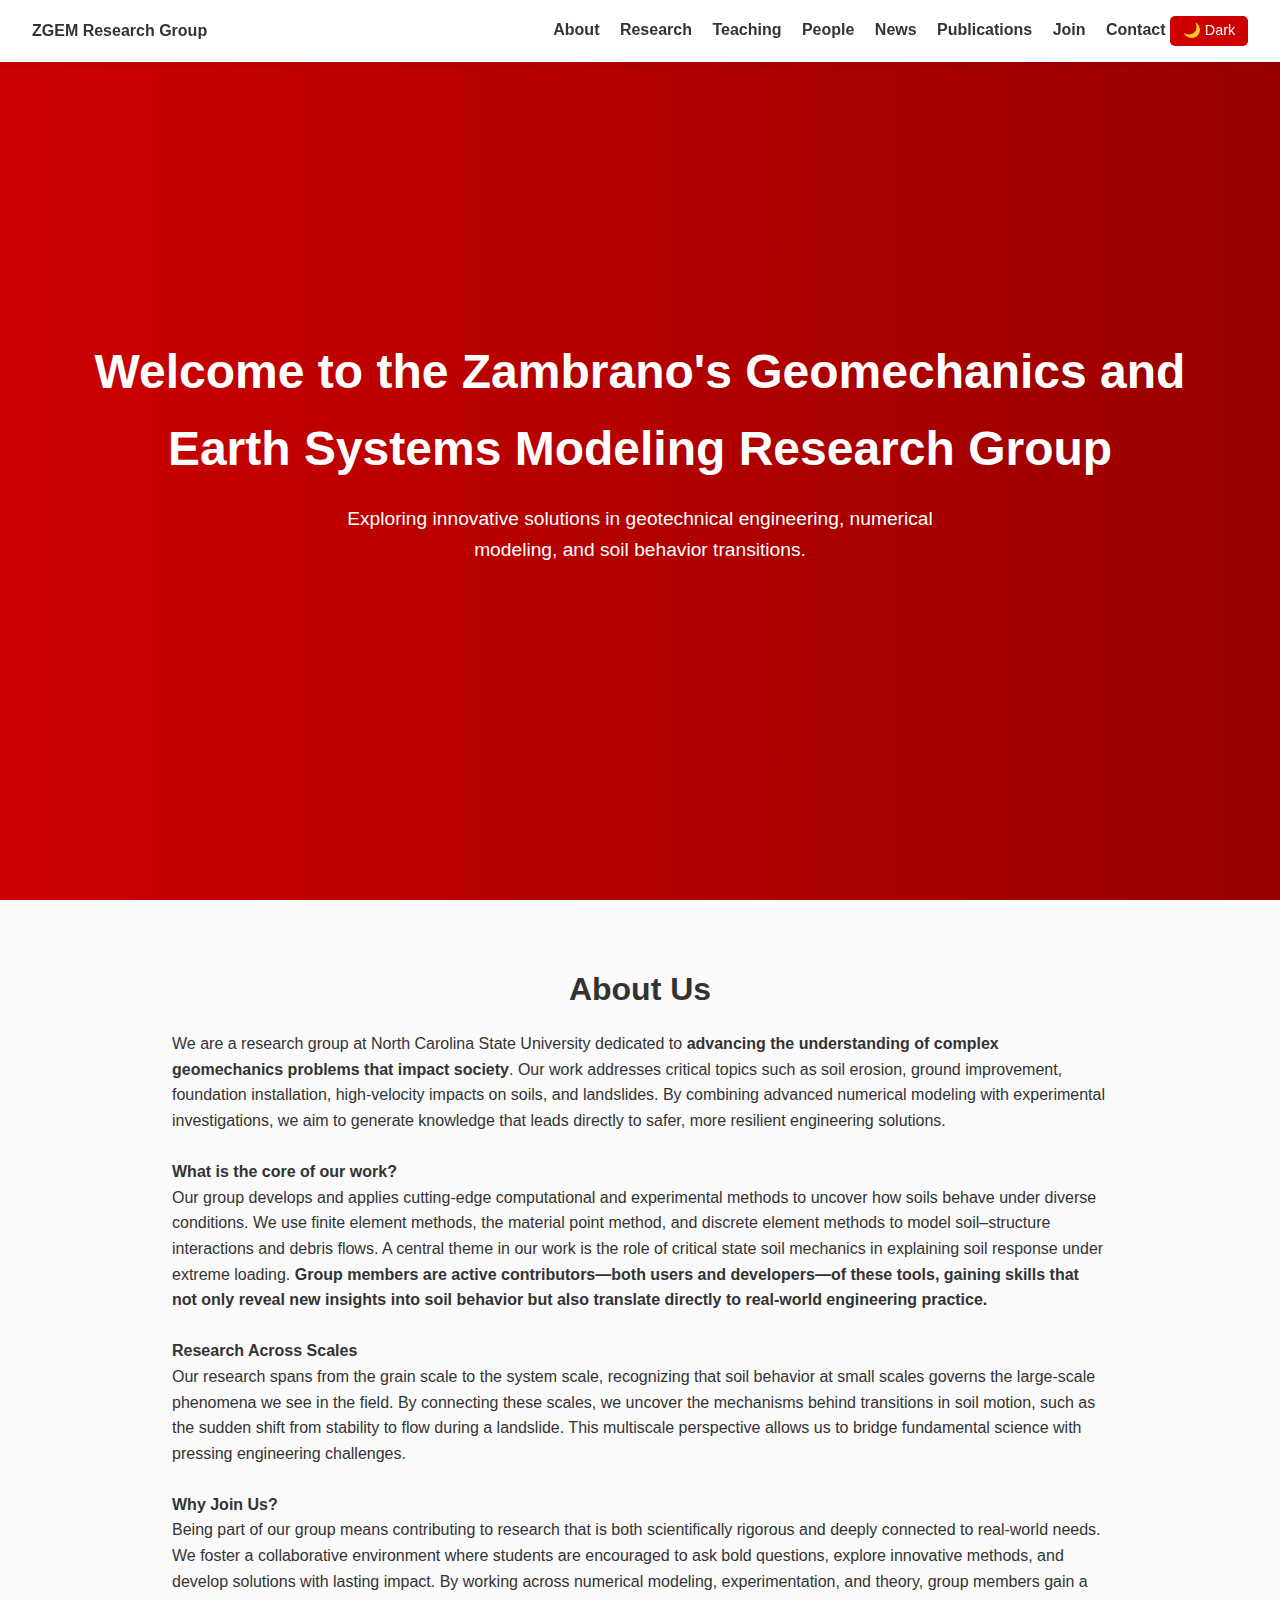
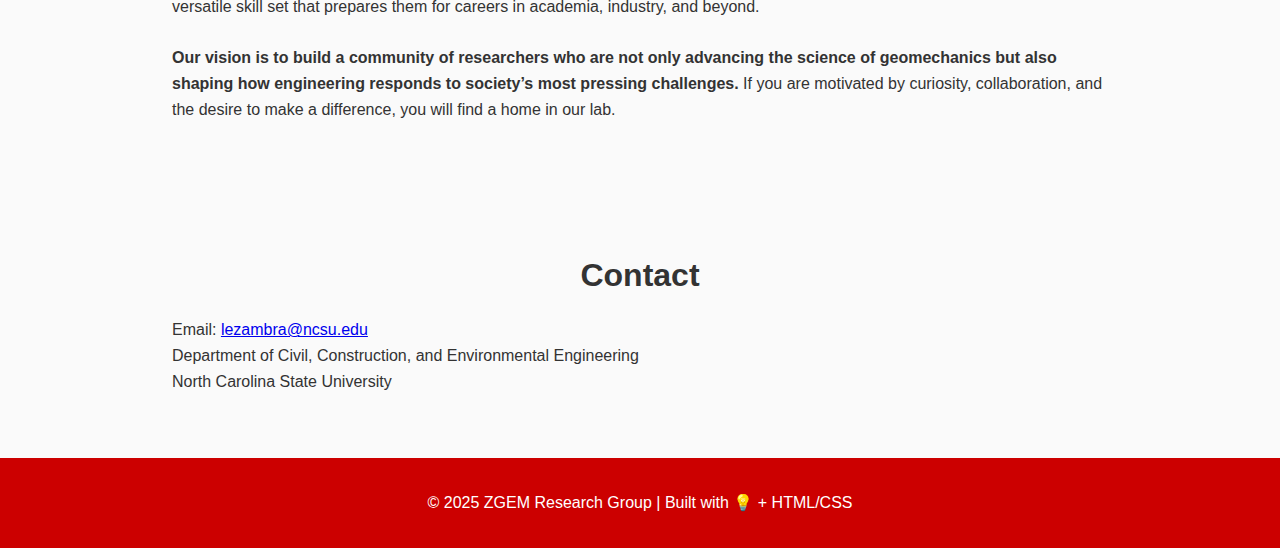
<file: index.html>
<!DOCTYPE html>
<html lang="en">
<head>
  <meta charset="UTF-8">
  <meta name="viewport" content="width=device-width, initial-scale=1.0">
  <title> ZGEM Research Group</title>
  
  <!-- Favicon: Pending -->
  <!-- <link rel="icon" type="image/png" href="favicon.png"> -->
  <!-- or for .ico -->
  <!-- <link rel="icon" href="favicon.ico" type="image/x-icon"> -->
  <link rel="stylesheet" href="style.css">
  <style>
    
  </style>
</head>
<body>

  <!-- Navigation -->
  <nav>
    <div class="logo"><strong>ZGEM Research Group</strong></div>
    <div>
      <a href="#about">About</a>
      <a href="html/research.html">Research</a>
      <a href="html/teaching.html">Teaching</a>
      <a href="html/people.html">People</a>      
      <a href="html/news.html">News</a>
      <a href="html/publications.html">Publications</a>
      <a href="html/join.html">Join</a>
      <a href="#contact">Contact</a>

      <button class="toggle-btn" onclick="toggleDarkMode()">🌙 Dark</button>
    </div>
  </nav>

  <!-- Hero -->
  <div class="hero">
    <h1>Welcome to the <strong>Z</strong>ambrano's <strong>G</strong>eomechanics and <strong>E</strong>arth Systems <strong>M</strong>odeling Research Group</h1>
    <p>Exploring innovative solutions in geotechnical engineering, numerical modeling, and soil behavior transitions.</p>
  </div>

  <!-- About -->
  <section id="about">
    <h2>About Us</h2>    
<p>We are a research group at North Carolina State University dedicated to <strong>advancing the understanding of complex geomechanics problems that impact society</strong>. Our work addresses critical topics such as soil erosion, ground improvement, foundation installation, high-velocity impacts on soils, and landslides. By combining advanced numerical modeling with experimental investigations, we aim to generate knowledge that leads directly to safer, more resilient engineering solutions.</p> <br>

<h4>What is the core of our work?</h4>
<p>Our group develops and applies cutting-edge computational and experimental methods to uncover how soils behave under diverse conditions. We use finite element methods, the material point method, and discrete element methods to model soil–structure interactions and debris flows. A central theme in our work is the role of critical state soil mechanics in explaining soil response under extreme loading. <strong>Group members are active contributors—both users and developers—of these tools, gaining skills that not only reveal new insights into soil behavior but also translate directly to real-world engineering practice.</strong></p> <br>

<h4>Research Across Scales</h4>
<p>Our research spans from the grain scale to the system scale, recognizing that soil behavior at small scales governs the large-scale phenomena we see in the field. By connecting these scales, we uncover the mechanisms behind transitions in soil motion, such as the sudden shift from stability to flow during a landslide. This multiscale perspective allows us to bridge fundamental science with pressing engineering challenges.</p> <br>


    <h4>Why Join Us?</h4>
    <p>Being part of our group means contributing to research that is both scientifically rigorous and deeply connected to real-world needs. We foster a collaborative environment where students are encouraged to ask bold questions, explore innovative methods, and develop solutions with lasting impact. By working across numerical modeling, experimentation, and theory, group members gain a versatile skill set that prepares them for careers in academia, industry, and beyond.</p> <br>
    
    <p><strong>Our vision is to build a community of researchers who are not only advancing the science of geomechanics but also shaping how engineering responds to society’s most pressing challenges.</strong> If you are motivated by curiosity, collaboration, and the desire to make a difference, you will find a home in our lab.</p>
    
  </section>

  <!-- Research -->
  <!-- <section id="research"> <------Pending
    <h2>Research Highlights</h2>
    <div class="grid">
      <div class="card">
        <h3>Numerical Modeling</h3>
        <p>Developing advanced computational models for soil-structure interaction and debris flows.</p>
      </div>
      <div class="card">
        <h3>Soil Behavior</h3>
        <p>Investigating soil transitions under extreme events and the role of critical state theory.</p>
      </div>
      <div class="card">
        <h3>Engineering Education</h3>
        <p>Creating immersive virtual reality tools to engage students in geotechnical laboratory experiences.</p>
      </div>
    </div>
  </section> -->

  <!-- People -->
  <!-- <section id="people"> <------Pending
    <h2>Our Team</h2>
    <div class="grid">
      <div class="card">
        <h3>Dr. [Your Name]</h3>
        <p>Principal Investigator — Expertise in soil mechanics, numerical methods, and geotechnical education.</p>
      </div>
      <div class="card">
        <h3>Graduate Students</h3>
        <p>A talented group of researchers exploring cutting-edge problems in geomechanics.</p>
      </div>
    </div>
  </section> -->

  <!-- Contact -->
  <section id="contact">
    <h2>Contact</h2>
    <p>Email: <a href="mailto:lezambra@ncsu.edu">lezambra@ncsu.edu</a></p>
    <p>Department of Civil, Construction, and Environmental Engineering<br>North Carolina State University</p>
  </section>

  <!-- Footer -->
  <footer>
    <p>&copy; 2025 ZGEM Research Group | Built with 💡 + HTML/CSS</p>
  </footer>

  <!-- Script for Dark Mode -->
  <script>
    function toggleDarkMode() {
      document.body.classList.toggle("dark");
      const btn = document.querySelector(".toggle-btn");
      if (document.body.classList.contains("dark")) {
        btn.textContent = "☀️ Light";
      } else {
        btn.textContent = "🌙 Dark";
      }
    }
  </script>

</body>
</html>
</file>
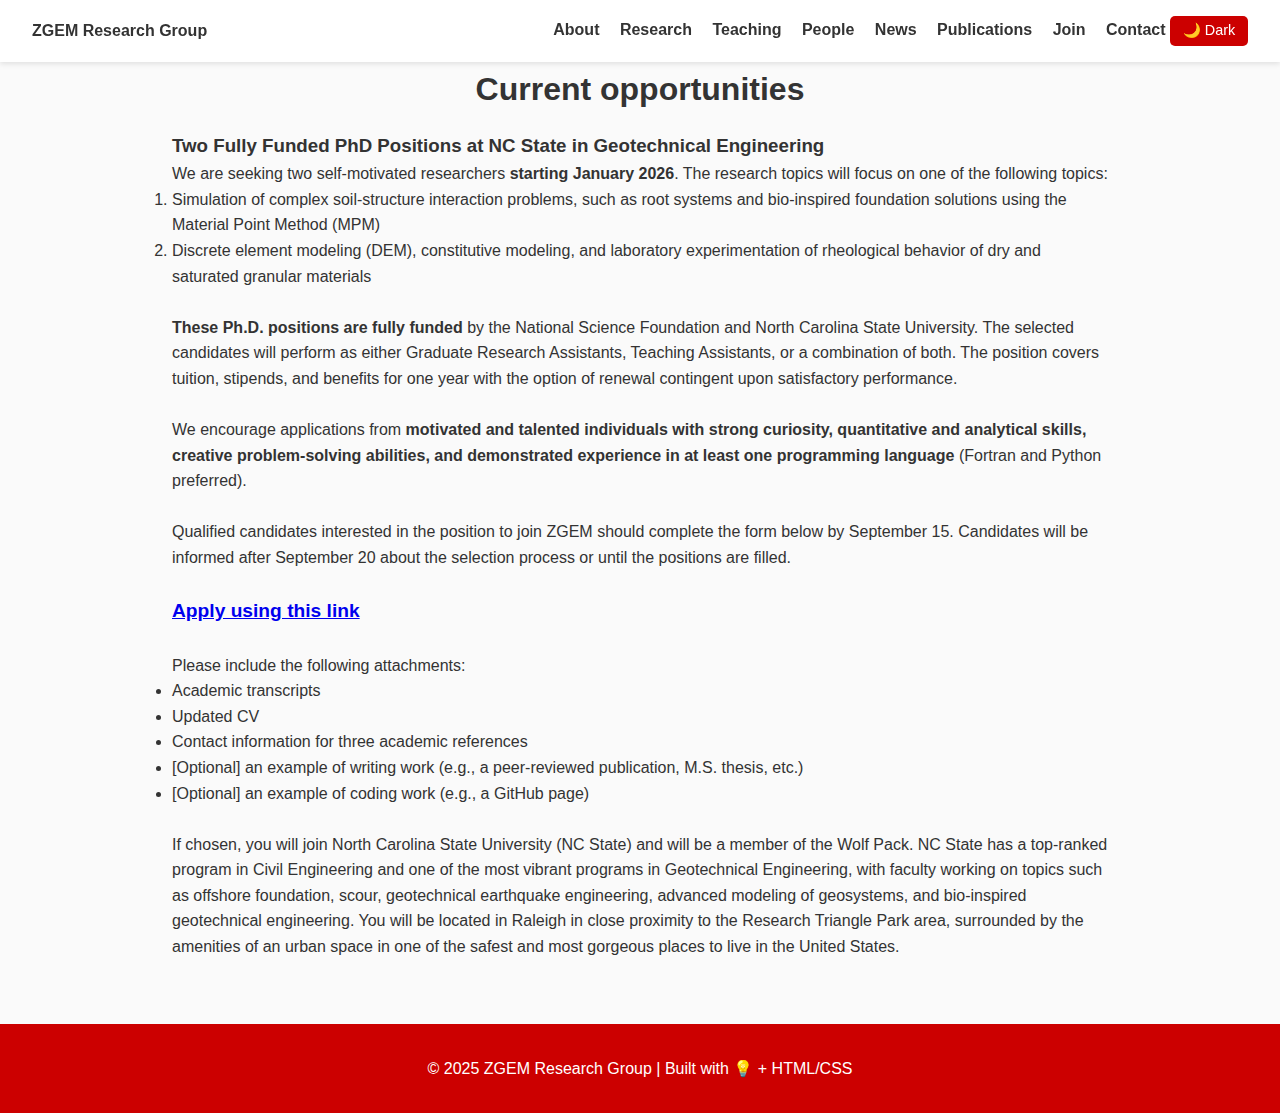
<file: html/join.html>
<!DOCTYPE html>
<html lang="en">
<head>
  <meta charset="UTF-8">
  <meta name="viewport" content="width=device-width, initial-scale=1.0">
  <title> ZGEM | Join</title>
  
  <!-- Favicon: Pending -->
  <!-- <link rel="icon" type="image/png" href="favicon.png"> -->
  <!-- or for .ico -->
  <!-- <link rel="icon" href="favicon.ico" type="image/x-icon"> -->
  <link rel="stylesheet" href="../style.css">
  <style>
    
  </style>
</head>
<body>

  <!-- Navigation -->
  <nav>
    <div class="logo"><strong>ZGEM Research Group</strong></div>
    <div>
    <a href="../index.html#about">About</a>
      <a href="research.html">Research</a>
      <a href="teaching.html">Teaching</a>
      <a href="people.html">People</a>      
      <a href="news.html">News</a>
      <a href="publications.html">Publications</a>
      <a href="join.html">Join</a>
      <a href="../index.html#contact">Contact</a>
      <button class="toggle-btn" onclick="toggleDarkMode()">🌙 Dark</button>
    </div>
  </nav>
  

    <section id="people">
        <h2>Current opportunities</h2>
        <h3>Two Fully Funded PhD Positions at NC State in Geotechnical Engineering</h3>
   <p>         
We are seeking two self-motivated researchers <strong>starting January 2026</strong>. The research topics will focus on one of the following topics:
<ol>
    <li>
        Simulation of complex soil-structure interaction problems, such as root systems and bio-inspired foundation solutions using the Material Point Method (MPM)
    </li>
    <li>
        Discrete element modeling (DEM), constitutive modeling, and laboratory experimentation of rheological behavior of dry and saturated granular materials
    </li>
</ol>
<br>

<strong>These Ph.D. positions are fully funded</strong> by the National Science Foundation and North Carolina State University. The selected candidates will perform as either Graduate Research Assistants, Teaching Assistants, or a combination of both. The position covers tuition, stipends, and benefits for one year with the option of renewal contingent upon satisfactory performance. <br> <br>

We encourage applications from <strong>motivated and talented individuals with strong curiosity, quantitative and analytical skills, creative problem-solving abilities, and demonstrated experience in at least one programming language</strong> (Fortran and Python preferred). 
 <br> <br>

Qualified candidates interested in the position to join ZGEM should complete the form below by September 15. Candidates will be informed after September 20 about the selection process or until the positions are filled. <br> <br>

<a href="https://docs.google.com/forms/d/e/1FAIpQLSde2RlJsGwchrlCXfrbz6Tt8XXwaAAzJAnUIs8Pa3Agp64w8A/viewform?usp=sharing&ouid=101270906262471351019" style="font-size: larger; font-weight: bold;">Apply using this link</a>

<br><br>

Please include the following attachments:
<ul>
    <li>Academic transcripts</li>
    <li>Updated CV</li>
    <li>Contact information for three academic references</li>
    <li>[Optional] an example of writing work (e.g., a peer-reviewed publication, M.S. thesis, etc.)</li>
    <li>[Optional] an example of coding work (e.g., a GitHub page)</li>
</ul>
 <br> 
If chosen, you will join North Carolina State University (NC State) and will be a member of the Wolf Pack. NC State has a top-ranked program in Civil Engineering and one of the most vibrant programs in Geotechnical Engineering, with faculty working on topics such as offshore foundation, scour, geotechnical earthquake engineering, advanced modeling of geosystems, and bio-inspired geotechnical engineering. You will be located in Raleigh in close proximity to the Research Triangle Park area, surrounded by the amenities of an urban space in one of the safest and most gorgeous places to live in the United States.


        </p>
      </section>


  <!-- Footer -->
  <footer>
    <p>&copy; 2025 ZGEM Research Group | Built with 💡 + HTML/CSS</p>
  </footer>

  <!-- Script for Dark Mode -->
  <script>
    function toggleDarkMode() {
      document.body.classList.toggle("dark");
      const btn = document.querySelector(".toggle-btn");
      if (document.body.classList.contains("dark")) {
        btn.textContent = "☀️ Light";
      } else {
        btn.textContent = "🌙 Dark";
      }
    }
  </script>

</body>
</html>
</file>
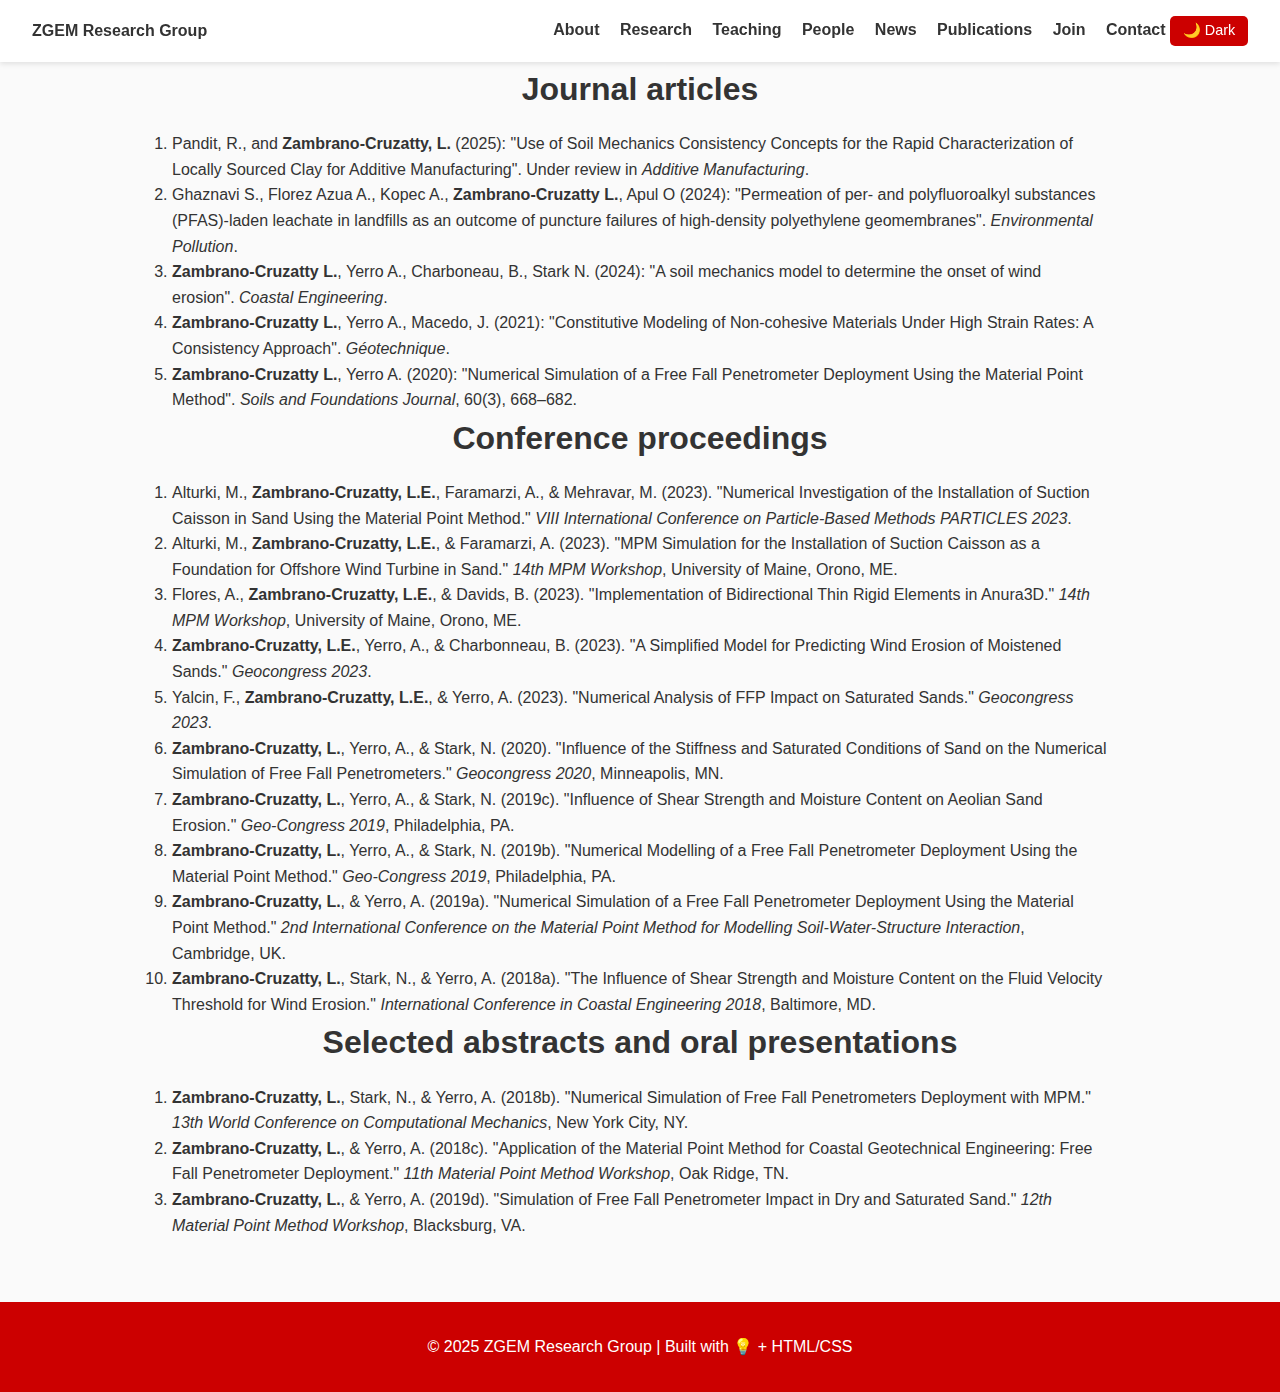
<file: html/publications.html>
<!DOCTYPE html>
<html lang="en">
<head>
  <meta charset="UTF-8">
  <meta name="viewport" content="width=device-width, initial-scale=1.0">
  <title> ZGEM | Publications</title>
  
  <!-- Favicon: Pending -->
  <!-- <link rel="icon" type="image/png" href="favicon.png"> -->
  <!-- or for .ico -->
  <!-- <link rel="icon" href="favicon.ico" type="image/x-icon"> -->
  <link rel="stylesheet" href="../style.css">
  <style>
    
  </style>
</head>
<body>

  <!-- Navigation -->
  <nav>
    <div class="logo"><strong>ZGEM Research Group</strong></div>
    <div>
    <a href="../index.html#about">About</a>
      <a href="research.html">Research</a>
      <a href="teaching.html">Teaching</a>
      <a href="people.html">People</a>      
      <a href="news.html">News</a>
      <a href="publications.html">Publications</a>
      <a href="join.html">Join</a>
      <a href="../index.html#contact">Contact</a>
      <button class="toggle-btn" onclick="toggleDarkMode()">🌙 Dark</button>
    </div>
  </nav>
  

    <section id="people">
        <h2>Journal articles</h2>
        <ol>
            <li>
              Pandit, R., and <strong>Zambrano-Cruzatty, L.</strong> (2025): 
              "Use of Soil Mechanics Consistency Concepts for the Rapid Characterization of Locally Sourced Clay for Additive Manufacturing". 
              Under review in <em>Additive Manufacturing</em>.
            </li>
          
            <li>
              Ghaznavi S., Florez Azua A., Kopec A., <strong>Zambrano-Cruzatty L.</strong>, Apul O (2024): 
              "Permeation of per- and polyfluoroalkyl substances (PFAS)-laden leachate in landfills as an outcome of puncture failures of high-density polyethylene geomembranes". 
              <em>Environmental Pollution</em>.
            </li>
          
            <li>
              <strong>Zambrano-Cruzatty L.</strong>, Yerro A., Charboneau, B., Stark N. (2024): 
              "A soil mechanics model to determine the onset of wind erosion". 
              <em>Coastal Engineering</em>.
            </li>
          
            <li>
              <strong>Zambrano-Cruzatty L.</strong>, Yerro A., Macedo, J. (2021): 
              "Constitutive Modeling of Non-cohesive Materials Under High Strain Rates: A Consistency Approach". 
              <em>Géotechnique</em>.
            </li>
          
            <li>
              <strong>Zambrano-Cruzatty L.</strong>, Yerro A. (2020): 
              "Numerical Simulation of a Free Fall Penetrometer Deployment Using the Material Point Method". 
              <em>Soils and Foundations Journal</em>, 60(3), 668–682.
            </li>
          </ol>
          
        <h2>Conference proceedings</h2>
        <ol>
            <li>
              Alturki, M., <strong>Zambrano-Cruzatty, L.E.</strong>, Faramarzi, A., & Mehravar, M. (2023). 
              "Numerical Investigation of the Installation of Suction Caisson in Sand Using the Material Point Method." 
              <em>VIII International Conference on Particle-Based Methods PARTICLES 2023</em>.
            </li>
          
            <li>
              Alturki, M., <strong>Zambrano-Cruzatty, L.E.</strong>, & Faramarzi, A. (2023). 
              "MPM Simulation for the Installation of Suction Caisson as a Foundation for Offshore Wind Turbine in Sand." 
              <em>14th MPM Workshop</em>, University of Maine, Orono, ME.
            </li>
          
            <li>
              Flores, A., <strong>Zambrano-Cruzatty, L.E.</strong>, & Davids, B. (2023). 
              "Implementation of Bidirectional Thin Rigid Elements in Anura3D." 
              <em>14th MPM Workshop</em>, University of Maine, Orono, ME.
            </li>
          
            <li>
              <strong>Zambrano-Cruzatty, L.E.</strong>, Yerro, A., & Charbonneau, B. (2023). 
              "A Simplified Model for Predicting Wind Erosion of Moistened Sands." 
              <em>Geocongress 2023</em>.
            </li>
          
            <li>
              Yalcin, F., <strong>Zambrano-Cruzatty, L.E.</strong>, & Yerro, A. (2023). 
              "Numerical Analysis of FFP Impact on Saturated Sands." 
              <em>Geocongress 2023</em>.
            </li>
          
            <li>
              <strong>Zambrano-Cruzatty, L.</strong>, Yerro, A., & Stark, N. (2020). 
              "Influence of the Stiffness and Saturated Conditions of Sand on the Numerical Simulation of Free Fall Penetrometers." 
              <em>Geocongress 2020</em>, Minneapolis, MN.
            </li>
          
            <li>
              <strong>Zambrano-Cruzatty, L.</strong>, Yerro, A., & Stark, N. (2019c). 
              "Influence of Shear Strength and Moisture Content on Aeolian Sand Erosion." 
              <em>Geo-Congress 2019</em>, Philadelphia, PA.
            </li>
          
            <li>
              <strong>Zambrano-Cruzatty, L.</strong>, Yerro, A., & Stark, N. (2019b). 
              "Numerical Modelling of a Free Fall Penetrometer Deployment Using the Material Point Method." 
              <em>Geo-Congress 2019</em>, Philadelphia, PA.
            </li>
          
            <li>
              <strong>Zambrano-Cruzatty, L.</strong>, & Yerro, A. (2019a). 
              "Numerical Simulation of a Free Fall Penetrometer Deployment Using the Material Point Method." 
              <em>2nd International Conference on the Material Point Method for Modelling Soil-Water-Structure Interaction</em>, Cambridge, UK.
            </li>
          
            <li>
              <strong>Zambrano-Cruzatty, L.</strong>, Stark, N., & Yerro, A. (2018a). 
              "The Influence of Shear Strength and Moisture Content on the Fluid Velocity Threshold for Wind Erosion." 
              <em>International Conference in Coastal Engineering 2018</em>, Baltimore, MD.
            </li>
          </ol>
          

          <h2>Selected abstracts and oral presentations</h2>
        
          <ol>
            <li>
              <strong>Zambrano-Cruzatty, L.</strong>, Stark, N., & Yerro, A. (2018b). 
              "Numerical Simulation of Free Fall Penetrometers Deployment with MPM." 
              <em>13th World Conference on Computational Mechanics</em>, New York City, NY.
            </li>
          
            <li>
              <strong>Zambrano-Cruzatty, L.</strong>, & Yerro, A. (2018c). 
              "Application of the Material Point Method for Coastal Geotechnical Engineering: Free Fall Penetrometer Deployment." 
              <em>11th Material Point Method Workshop</em>, Oak Ridge, TN.
            </li>
          
            <li>
              <strong>Zambrano-Cruzatty, L.</strong>, & Yerro, A. (2019d). 
              "Simulation of Free Fall Penetrometer Impact in Dry and Saturated Sand." 
              <em>12th Material Point Method Workshop</em>, Blacksburg, VA.
            </li>
          </ol>
          
       

      </section>


  <!-- Footer -->
  <footer>
    <p>&copy; 2025 ZGEM Research Group | Built with 💡 + HTML/CSS</p>
  </footer>

  <!-- Script for Dark Mode -->
  <script>
    function toggleDarkMode() {
      document.body.classList.toggle("dark");
      const btn = document.querySelector(".toggle-btn");
      if (document.body.classList.contains("dark")) {
        btn.textContent = "☀️ Light";
      } else {
        btn.textContent = "🌙 Dark";
      }
    }
  </script>

</body>
</html>
</file>
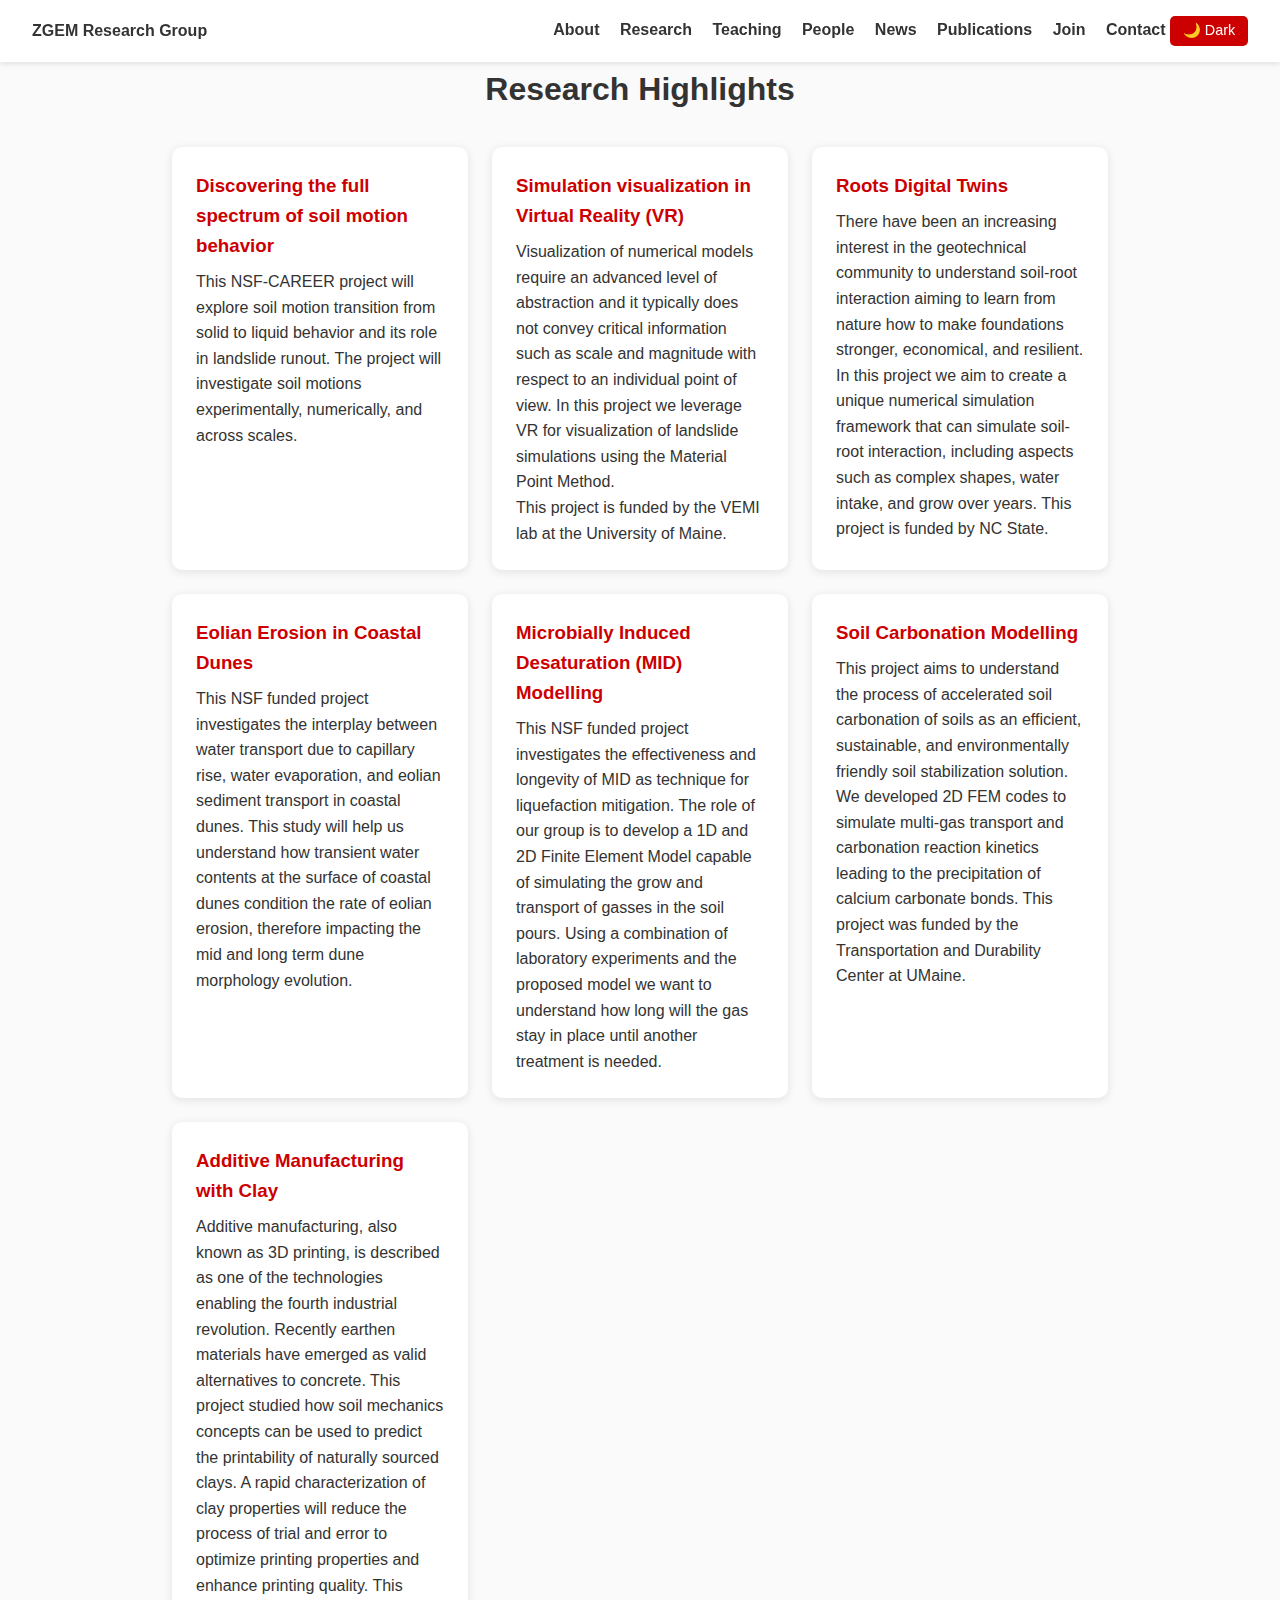
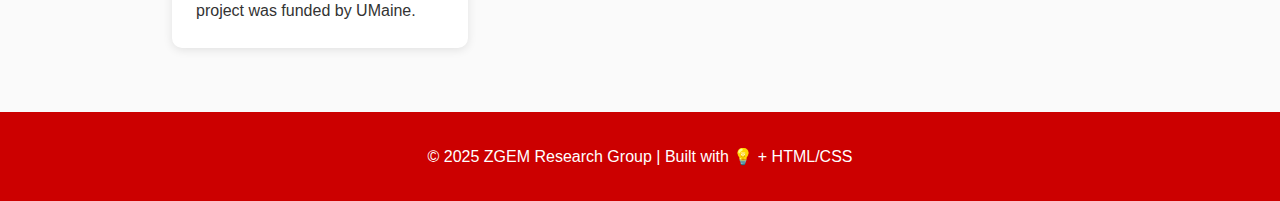
<file: html/research.html>
<!DOCTYPE html>
<html lang="en">
<head>
  <meta charset="UTF-8">
  <meta name="viewport" content="width=device-width, initial-scale=1.0">
  <title> ZGEM | Research</title>
  
  <!-- Favicon: Pending -->
  <!-- <link rel="icon" type="image/png" href="favicon.png"> -->
  <!-- or for .ico -->
  <!-- <link rel="icon" href="favicon.ico" type="image/x-icon"> -->
  <link rel="stylesheet" href="../style.css">
  <style>
    
  </style>
</head>
<body>

  <!-- Navigation -->
  <nav>
    <div class="logo"><strong>ZGEM Research Group</strong></div>
    <div>
    <a href="../index.html#about">About</a>
      <a href="research.html">Research</a>
      <a href="teaching.html">Teaching</a>
      <a href="people.html">People</a>      
      <a href="news.html">News</a>
      <a href="publications.html">Publications</a>
      <a href="join.html">Join</a>
      <a href="../index.html#contact">Contact</a>
      <button class="toggle-btn" onclick="toggleDarkMode()">🌙 Dark</button>
    </div>
  </nav>
  

  <!-- Research -->
  <section id="research"> 
    <h2>Research Highlights</h2>
    <div class="grid">
      <div class="card">
        <h3>Discovering the full spectrum of soil motion behavior</h3>
        <p>This NSF-CAREER project will explore soil motion transition from solid to liquid behavior and its role in landslide runout. The project will investigate soil motions experimentally, numerically, and across scales.</p>
      </div>
      <div class="card">
        <h3>Simulation visualization in Virtual Reality (VR)</h3>
        <p>Visualization of numerical models require an advanced level of abstraction and it typically does not convey critical information such as scale and magnitude with respect to an individual point of view. In this project we leverage VR for visualization of landslide simulations using the Material Point Method.<br>
               This project is funded by the VEMI lab at the University of Maine.</p>
      </div>
      <div class="card">
        <h3>Roots Digital Twins</h3>
        <p>There have been an increasing interest in the geotechnical community to understand soil-root interaction aiming to learn from nature how to make foundations stronger, economical, and resilient. In this project we aim to create a unique numerical simulation framework that can simulate soil-root interaction, including aspects such as complex shapes, water intake, and grow over years. This project is funded by NC State.</p>
      </div>

      <div class="card">
        <h3>Eolian Erosion in Coastal Dunes</h3>
        <p>This NSF funded project investigates the interplay between water transport due to capillary rise, water evaporation, and eolian sediment transport in coastal dunes. This study will help us understand how transient water contents at the surface of coastal dunes condition the rate of eolian erosion, therefore impacting the mid and long term dune morphology evolution.</p>
    </div>

    <div class="card">
        <h3>Microbially Induced Desaturation (MID) Modelling</h3>
        <p>This NSF funded project investigates the effectiveness and longevity of MID as technique for liquefaction mitigation. The role of our group is to develop a 1D and 2D Finite Element Model capable of simulating the grow and transport of gasses in the soil pours. Using a combination of laboratory experiments and the proposed model we want to understand how long will the gas stay in place until another treatment is needed.</p>
    </div>

    <div class="card">
        <h3>Soil Carbonation Modelling</h3>
        <p>This project aims to understand the process of accelerated soil carbonation of soils as an efficient, sustainable, and environmentally friendly soil stabilization solution. We developed 2D FEM codes to simulate multi-gas transport and carbonation reaction kinetics leading to the precipitation of calcium carbonate bonds. This project was funded by the Transportation and Durability Center at UMaine.</p>
    </div>

    <div class="card">
        <h3>Additive Manufacturing with Clay</h3>
        <p>Additive manufacturing, also known as 3D printing, is described as one of the technologies enabling the fourth industrial revolution. Recently earthen materials have emerged as valid alternatives to concrete. This project studied how soil mechanics concepts can be used to predict the printability of naturally sourced clays. A rapid characterization of clay properties will reduce the process of trial and error to optimize printing properties and enhance printing quality.
            This project was funded by UMaine.</p>
    </div>
    </div>


  </section>

  <!-- People -->
  <!-- <section id="people"> <------Pending
    <h2>Our Team</h2>
    <div class="grid">
      <div class="card">
        <h3>Dr. [Your Name]</h3>
        <p>Principal Investigator — Expertise in soil mechanics, numerical methods, and geotechnical education.</p>
      </div>
      <div class="card">
        <h3>Graduate Students</h3>
        <p>A talented group of researchers exploring cutting-edge problems in geomechanics.</p>
      </div>
    </div>
  </section> -->

  <!-- Footer -->
  <footer>
    <p>&copy; 2025 ZGEM Research Group | Built with 💡 + HTML/CSS</p>
  </footer>

  <!-- Script for Dark Mode -->
  <script>
    function toggleDarkMode() {
      document.body.classList.toggle("dark");
      const btn = document.querySelector(".toggle-btn");
      if (document.body.classList.contains("dark")) {
        btn.textContent = "☀️ Light";
      } else {
        btn.textContent = "🌙 Dark";
      }
    }
  </script>

</body>
</html>
</file>
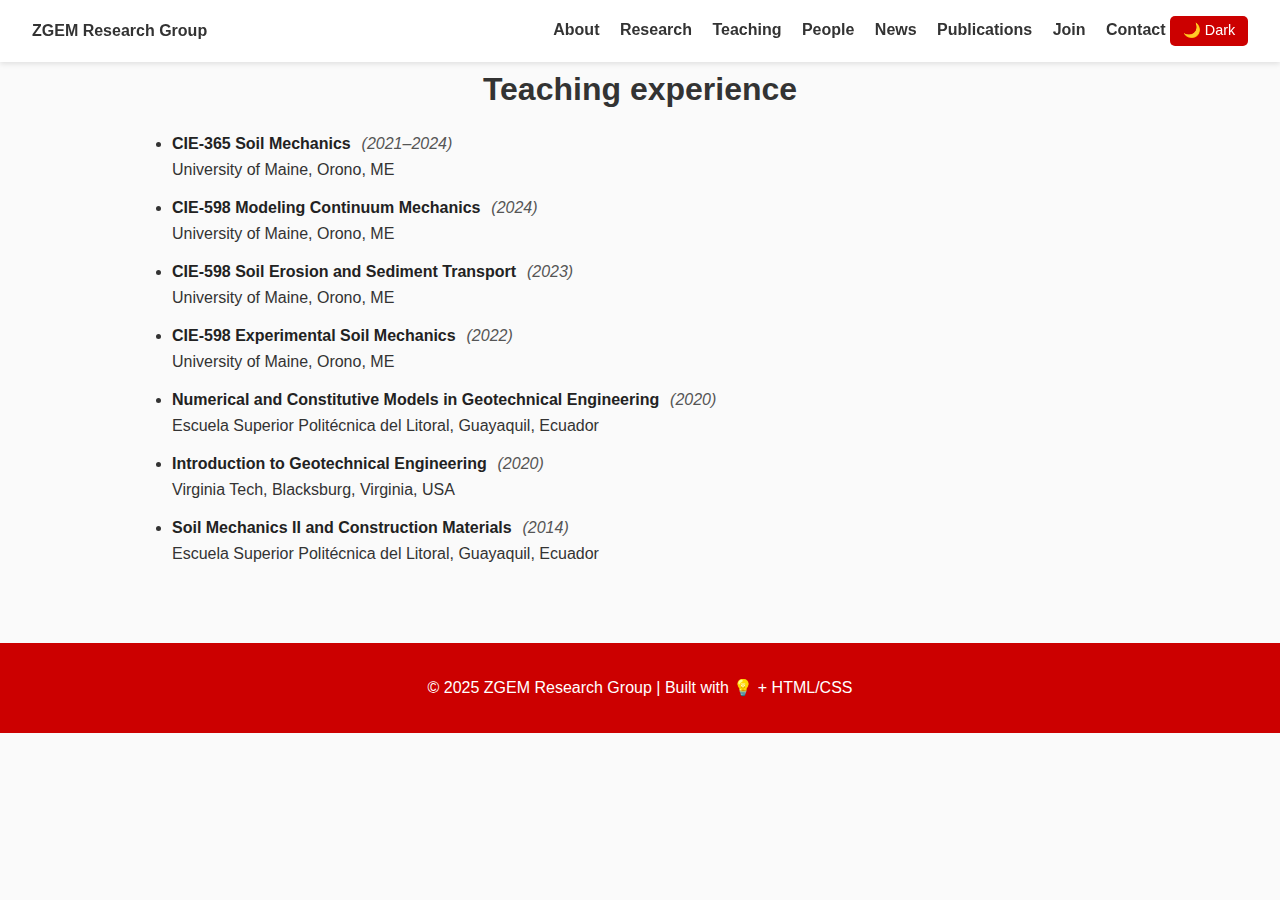
<file: html/teaching.html>
<!DOCTYPE html>
<html lang="en">
<head>
  <meta charset="UTF-8">
  <meta name="viewport" content="width=device-width, initial-scale=1.0">
  <title> ZGEM | Teaching</title>
  
  <!-- Favicon: Pending -->
  <!-- <link rel="icon" type="image/png" href="favicon.png"> -->
  <!-- or for .ico -->
  <!-- <link rel="icon" href="favicon.ico" type="image/x-icon"> -->
  <link rel="stylesheet" href="../style.css">
  <style>
    
  </style>
</head>
<body>

  <!-- Navigation -->
  <nav>
    <div class="logo"><strong>ZGEM Research Group</strong></div>
    <div>
    <a href="../index.html#about">About</a>
      <a href="research.html">Research</a>
      <a href="teaching.html">Teaching</a>
      <a href="people.html">People</a>      
      <a href="news.html">News</a>
      <a href="publications.html">Publications</a>
      <a href="join.html">Join</a>
      <a href="../index.html#contact">Contact</a>
      <button class="toggle-btn" onclick="toggleDarkMode()">🌙 Dark</button>
    </div>
  </nav>
  

  <!-- Research -->
  <section id="teaching"> 
    <h2>Teaching experience</h2>
    
    <ul class="course-list">
      <li>
        <span class="course-name">CIE-365 Soil Mechanics</span>
        <span class="course-years">(2021–2024)</span>
        <span class="institution">University of Maine, Orono, ME</span>
      </li>
    
      <li>
        <span class="course-name">CIE-598 Modeling Continuum Mechanics</span>
        <span class="course-years">(2024)</span>
        <span class="institution">University of Maine, Orono, ME</span>
      </li>
    
      <li>
        <span class="course-name">CIE-598 Soil Erosion and Sediment Transport</span>
        <span class="course-years">(2023)</span>
        <span class="institution">University of Maine, Orono, ME</span>
      </li>
    
      <li>
        <span class="course-name">CIE-598 Experimental Soil Mechanics</span>
        <span class="course-years">(2022)</span>
        <span class="institution">University of Maine, Orono, ME</span>
      </li>
    
      <li>
        <span class="course-name">Numerical and Constitutive Models in Geotechnical Engineering</span>
        <span class="course-years">(2020)</span>
        <span class="institution">Escuela Superior Politécnica del Litoral, Guayaquil, Ecuador</span>
      </li>
    
      <li>
        <span class="course-name">Introduction to Geotechnical Engineering</span>
        <span class="course-years">(2020)</span>
        <span class="institution">Virginia Tech, Blacksburg, Virginia, USA</span>
      </li>
    
      <li>
        <span class="course-name">Soil Mechanics II and Construction Materials</span>
        <span class="course-years">(2014)</span>
        <span class="institution">Escuela Superior Politécnica del Litoral, Guayaquil, Ecuador</span>
      </li>
    </ul>
    

  </section>

  <!-- People -->
  <!-- <section id="people"> <------Pending
    <h2>Our Team</h2>
    <div class="grid">
      <div class="card">
        <h3>Dr. [Your Name]</h3>
        <p>Principal Investigator — Expertise in soil mechanics, numerical methods, and geotechnical education.</p>
      </div>
      <div class="card">
        <h3>Graduate Students</h3>
        <p>A talented group of researchers exploring cutting-edge problems in geomechanics.</p>
      </div>
    </div>
  </section> -->

  <!-- Footer -->
  <footer>
    <p>&copy; 2025 ZGEM Research Group | Built with 💡 + HTML/CSS</p>
  </footer>

  <!-- Script for Dark Mode -->
  <script>
    function toggleDarkMode() {
      document.body.classList.toggle("dark");
      const btn = document.querySelector(".toggle-btn");
      if (document.body.classList.contains("dark")) {
        btn.textContent = "☀️ Light";
      } else {
        btn.textContent = "🌙 Dark";
      }
    }
  </script>

</body>
</html>
</file>
<file: style.css>
/* Global Reset */
* {margin:0; padding:0; box-sizing:border-box; font-family:Arial, sans-serif;}
body {
  line-height:1.6; 
  color:#333; 
  background:#fafafa; 
  transition:background 0.3s, color 0.3s;
}

/* Navigation */
nav {
  position:fixed; top:0; left:0; width:100%; 
  background:white; padding:1rem 2rem; 
  display:flex; justify-content:space-between; align-items:center;
  box-shadow:0 2px 5px rgba(0,0,0,0.1); z-index:1000;
  transition:background 0.3s;
}
nav a {
  margin-left:1rem; text-decoration:none; color:inherit; font-weight:bold;
  transition:color 0.3s;
}
nav a:hover {color:#CC0000;}

/* Dark mode button */
.toggle-btn {
  cursor:pointer; padding:0.4rem 0.8rem; border:none; 
  border-radius:5px; background:#CC0000; color:white; font-size:0.9rem;
  transition:background 0.3s;
}
.toggle-btn:hover {background:#990000;}

/* Hero Section */
.hero {
  height:100vh; display:flex; flex-direction:column; 
  justify-content:center; align-items:center; 
  background:linear-gradient(to right, #CC0000, #990000);
  color:white; text-align:center; padding:2rem;
  transition:background 0.3s;
}
.hero h1 {font-size:3rem; margin-bottom:1rem;}
.hero p {font-size:1.2rem; max-width:600px;}

/* Sections */
section {padding:4rem 2rem; max-width:1000px; margin:auto;}
section h2 {font-size:2rem; margin-bottom:1rem; text-align:center;}

/* Cards */
.grid {display:grid; grid-template-columns:repeat(auto-fit, minmax(250px, 1fr)); gap:1.5rem; margin-top:2rem;}
.card {
  background:white; padding:1.5rem; border-radius:10px; 
  box-shadow:0 2px 10px rgba(0,0,0,0.1); transition:transform 0.3s, background 0.3s, color 0.3s;
}
.card:hover {transform:translateY(-5px);}
.card h3 {margin-bottom:0.5rem; color:#CC0000; transition:color 0.3s;}

/* Footer */
footer {
  text-align:center; padding:2rem; background:#CC0000; color:white;
  transition:background 0.3s;
}

/* --- Dark Mode --- */
body.dark {
  background:#121212; 
  color:#e0e0e0;
}

body.dark nav {
  background:#1e1e1e;
}
body.dark nav a:hover {color:#84a0dc;}
body.dark .card {
  background:#1e1e1e;
  color:#e0e0e0;
}
body.dark .card h3 {
  color:#84a0dc;
}
body.dark .hero {
  background:linear-gradient(to right,#427e93, #12394d);
}
body.dark footer {
  background:#1e1e1e;
}
body.dark .toggle-btn {
  cursor:pointer; padding:0.4rem 0.8rem; border:none; 
  border-radius:5px; background:#00716d; color:white; font-size:0.9rem;
  transition:background 0.3s;
}
body.dark .toggle-btn:hover {background:#91f2cb; color: #121212;}

#news {
  padding: 2rem;
  max-width: 1000px;
  margin: auto;
}

#news h2 {
  font-size: 2rem;
  text-align: center;
  margin-bottom: 1.5rem;
  border-bottom: 2px solid var(--accent-color);
  display: inline-block;
}

.news-container {
  display: grid;
  gap: 1.5rem;
}

.news-item {
  background: var(--card-bg, #fff);
  color: var(--text-color, #000);
  border-radius: 12px;
  overflow: hidden;
  box-shadow: 0 4px 10px rgba(0,0,0,0.1);
  transition: transform 0.2s ease, box-shadow 0.2s ease;
}

.news-item:hover {
  transform: translateY(-4px);
  box-shadow: 0 8px 18px rgba(0,0,0,0.2);
}

.news-item img, 
.news-media iframe {
  width: 100%;
  display: block;
  object-fit: cover;
}

.news-content {
  padding: 1rem;
}

.news-content h3 {
  margin-top: 0;
  font-size: 1.3rem;
}

.news-content p {
  margin: 0.5rem 0;
}

.news-content .date {
  font-size: 0.85rem;
  color: gray;
}

/* Spotlight style (current members) */
.person-profile {
  display: flex;
  gap: 1.2rem;
  margin-bottom: 2rem;
  align-items: center;
}

.person-profile img {
  width: 140px;
  height: 140px;
  border-radius: 50%;
  object-fit: cover;
  box-shadow: 0 4px 8px rgba(0,0,0,0.1);
}

.profile-text {
  max-width: 600px;
}

/* Compact grid (past & collaborators) */
.people-grid {
  display: grid;
  grid-template-columns: repeat(auto-fit, minmax(200px, 1fr));
  gap: 1.5rem;
  margin-bottom: 2rem;
}

.person-card {
  background: var(--card-bg, #fff);
  padding: 1rem;
  border-radius: 12px;
  text-align: center;
  box-shadow: 0 4px 10px rgba(0,0,0,0.08);
}

.person-card img {
  width: 100px;
  height: 100px;
  border-radius: 50%;
  object-fit: cover;
  margin-bottom: 0.6rem;
}


  ul.course-list {    
    padding-left: 0;
    margin: 0;
    font-family: "Georgia", serif;
  }
  ul.course-list li {
    margin: 0.8em 0;
  }
  ul.course-list .course-name {
    font-weight: bold;
    color: #222;
  }
  ul.course-list .course-years {
    font-style: italic;
    color: #555;
    margin-left: 0.4em;
  }
  ul.course-list .institution {
    display: block;
    margin-left: 0em;
    color: #333;
  }
</file>
